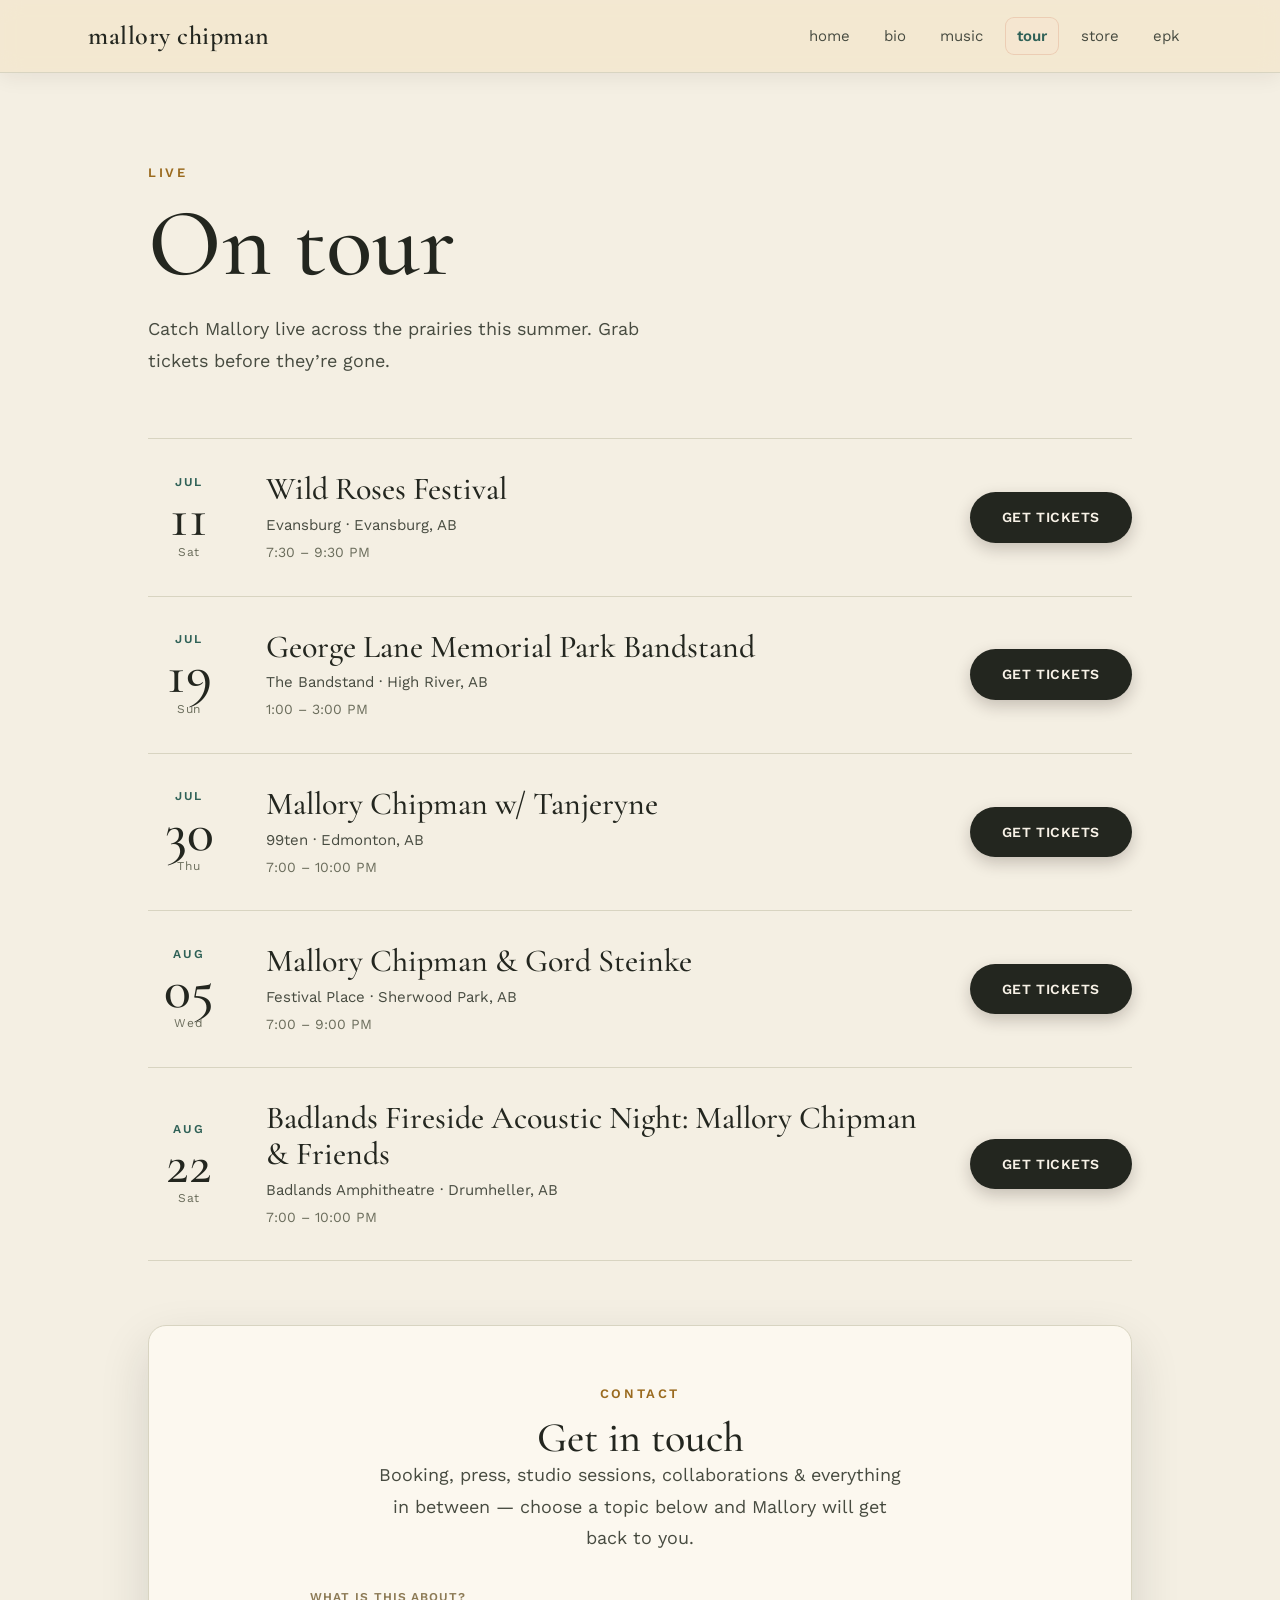
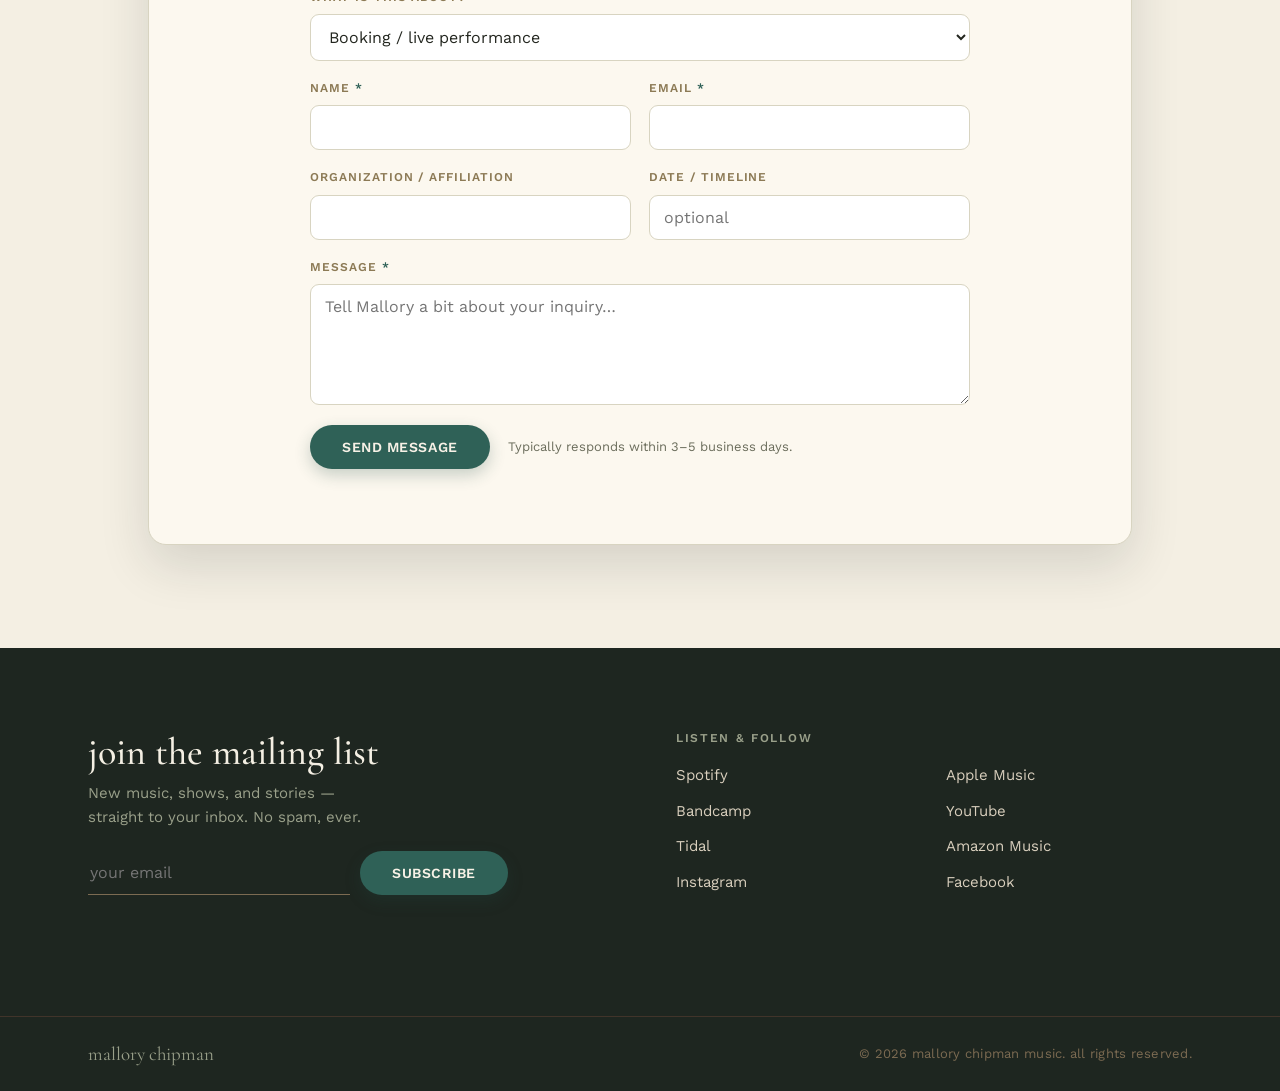
<file: tour.html>
<!DOCTYPE html>
<html lang="en">
<head>
<meta charset="utf-8">
<meta name="viewport" content="width=device-width, initial-scale=1">
<title>Tour — Mallory Chipman</title>
<meta name="description" content="Catch Mallory Chipman live across the Canadian prairies. Tour dates and booking.">
<link rel="preconnect" href="https://fonts.googleapis.com">
<link rel="preconnect" href="https://fonts.gstatic.com" crossorigin>
<link href="https://fonts.googleapis.com/css2?family=Cormorant+Garamond:ital,wght@0,400;0,500;0,600;1,400;1,500&family=Work+Sans:wght@300;400;500;600&display=swap" rel="stylesheet">
<link rel="stylesheet" href="styles.css">
</head>
<body>

<div data-nav="tour"></div>

<section class="wrap-narrow" style="padding-block:clamp(48px,7vw,96px) clamp(28px,4vw,44px);">
  <p class="eyebrow" data-reveal>Live</p>
  <h1 class="h1" data-reveal>On tour</h1>
  <p class="lead" data-reveal style="margin-top:20px;max-width:46ch;">Catch Mallory live across the prairies this summer. Grab tickets before they’re gone.</p>
</section>

<section class="wrap-narrow" style="padding-bottom:clamp(56px,8vw,110px);">
  <ul class="events">
    <li class="event" data-reveal>
      <div class="event-date"><div class="mon">Jul</div><div class="day">11</div><div class="dow">Sat</div></div>
      <div class="event-info"><h2>Wild Roses Festival</h2><p>Evansburg · Evansburg, AB</p><p class="time">7:30 – 9:30 PM</p></div>
      <a class="btn btn-dark" href="https://www.wildrosesfestival.com/buytickets" target="_blank" rel="noopener">Get tickets</a>
    </li>
    <li class="event" data-reveal>
      <div class="event-date"><div class="mon">Jul</div><div class="day">19</div><div class="dow">Sun</div></div>
      <div class="event-info"><h2>George Lane Memorial Park Bandstand</h2><p>The Bandstand · High River, AB</p><p class="time">1:00 – 3:00 PM</p></div>
      <a class="btn btn-dark" href="https://www.thevenuehighriver.com/bandstand-sunday" target="_blank" rel="noopener">Get tickets</a>
    </li>
    <li class="event" data-reveal>
      <div class="event-date"><div class="mon">Jul</div><div class="day">30</div><div class="dow">Thu</div></div>
      <div class="event-info"><h2>Mallory Chipman w/ Tanjeryne</h2><p>99ten · Edmonton, AB</p><p class="time">7:00 – 10:00 PM</p></div>
      <a class="btn btn-dark" href="https://www.eventbrite.ca/e/mallory-chipman-w-tanjeryne-9910-tickets-1993070980956" target="_blank" rel="noopener">Get tickets</a>
    </li>
    <li class="event" data-reveal>
      <div class="event-date"><div class="mon">Aug</div><div class="day">05</div><div class="dow">Wed</div></div>
      <div class="event-info"><h2>Mallory Chipman &amp; Gord Steinke</h2><p>Festival Place · Sherwood Park, AB</p><p class="time">7:00 – 9:00 PM</p></div>
      <a class="btn btn-dark" href="https://festivalplace.ca/events/patio20265/" target="_blank" rel="noopener">Get tickets</a>
    </li>
    <li class="event" data-reveal>
      <div class="event-date"><div class="mon">Aug</div><div class="day">22</div><div class="dow">Sat</div></div>
      <div class="event-info"><h2>Badlands Fireside Acoustic Night: Mallory Chipman &amp; Friends</h2><p>Badlands Amphitheatre · Drumheller, AB</p><p class="time">7:00 – 10:00 PM</p></div>
      <a class="btn btn-dark" href="https://badlandsamp.com/go-badlands-concert/" target="_blank" rel="noopener">Get tickets</a>
    </li>
  </ul>

  <div id="contact" style="margin-top:clamp(40px,6vw,64px);scroll-margin-top:90px;" data-reveal>
    <div data-contact-form></div>
  </div>
</section>

<div data-footer="no-contact"></div>

<script src="main.js"></script>
</body>
</html>
</file>
<file: styles.css>
/* =========================================================
   Mallory Chipman — site styles
   Palette, type, layout, components.
   ========================================================= */

:root {
  /* paper & panels — cooler prairie ivory */
  --paper:      #f4efe3;
  --paper-2:    #fcf8ef;   /* cards */
  --panel:      #e4e1d0;   /* soft sage-greige section band */
  --ink:        #23261f;   /* warm charcoal */
  --ink-soft:   #33362d;
  --muted:      #474b40;
  --muted-2:    #6b6d5c;
  --hair:       #d8d4c1;   /* hairlines / borders */

  /* accents — prairie pine + ochre gold */
  --terra:      #2f6157;   /* primary action (deep pine/teal) */
  --terra-dark: #234a42;   /* hover */
  --amber:      #9a6a1e;   /* eyebrow labels (ochre gold) */

  /* dark (footer, quote band) */
  --dark:       #1e2620;   /* deep pine-charcoal */
  --dark-text:  #eef0e4;
  --dark-mute:  #9aa08a;

  --maxw: 1200px;
  --radius: 12px;

  --shadow-sm: 0 2px 8px rgba(30,38,32,.08);
  --shadow-md: 0 6px 16px rgba(30,38,32,.12);
  --shadow-lg: 0 20px 50px rgba(30,38,32,.14);
  --shadow-cta: 0 6px 16px rgba(35,74,66,.24);

  --serif: "Cormorant Garamond", Georgia, serif;
  --sans:  "Work Sans", system-ui, -apple-system, sans-serif;
}

/* ---------- reset ---------- */
*, *::before, *::after { box-sizing: border-box; }
html { scroll-behavior: smooth; }
body {
  margin: 0;
  background: var(--paper);
  color: var(--ink);
  font-family: var(--sans);
  font-weight: 400;
  line-height: 1.6;
  -webkit-font-smoothing: antialiased;
}
img { display: block; max-width: 100%; }
a { color: inherit; }
::selection { background: var(--terra); color: #f7f1e6; }

/* ---------- layout helpers ---------- */
.wrap  { max-width: var(--maxw); margin: 0 auto; padding-inline: clamp(20px, 4vw, 48px); }
.wrap-narrow { max-width: 1080px; margin: 0 auto; padding-inline: clamp(20px, 4vw, 48px); }
.section { padding-block: clamp(56px, 8vw, 110px); }
.band { background: var(--panel); }
.band-dark { background: var(--dark); color: var(--dark-text); }

.eyebrow {
  margin: 0 0 12px;
  font-size: 13px; font-weight: 600;
  letter-spacing: .2em; text-transform: uppercase;
  color: var(--amber);
}
.lead { font-size: clamp(16px, 1.7vw, 18px); line-height: 1.75; color: var(--muted); }

/* ---------- type ---------- */
h1, h2, h3 { font-family: var(--serif); font-weight: 500; margin: 0; line-height: 1.02; }
.display { font-size: clamp(52px, 10vw, 132px); line-height: .94; letter-spacing: -.01em; }
.h1 { font-size: clamp(44px, 8vw, 96px); }
.h2 { font-size: clamp(32px, 5vw, 56px); }
.h3 { font-size: clamp(28px, 3.6vw, 42px); }
em { font-style: italic; }

/* ---------- buttons ---------- */
.btn {
  display: inline-block; cursor: pointer;
  font-family: var(--sans); font-size: 14px; font-weight: 600;
  letter-spacing: .04em; text-transform: uppercase; text-decoration: none;
  border: none; border-radius: 999px; padding: 14px 32px;
  transition: background .2s ease, box-shadow .2s ease, transform .2s ease, border-color .2s ease;
}
.btn-primary { background: var(--terra); color: #f7f1e6; box-shadow: var(--shadow-cta); }
.btn-primary:hover { background: var(--terra-dark); transform: translateY(-3px); box-shadow: 0 14px 30px rgba(35,74,66,.34); }
.btn-dark { background: var(--ink); color: #f7f1e6; box-shadow: 0 6px 16px rgba(36,24,19,.22); }
.btn-dark:hover { background: #4a3a2a; transform: translateY(-3px); box-shadow: 0 14px 30px rgba(36,24,19,.28); }
.btn-ghost { background: transparent; border: 1.5px solid var(--hair); color: var(--ink); }
.btn-ghost:hover { border-color: var(--terra); transform: translateY(-2px); }
.btn-ghost-light {
  background: rgba(247,241,230,.14); color: #f7f1e6;
  border: 1.5px solid rgba(247,241,230,.55); backdrop-filter: blur(4px);
}
.btn-ghost-light:hover { background: rgba(247,241,230,.28); }
.textlink {
  color: var(--terra); text-decoration: none; font-size: 14px; font-weight: 600;
  letter-spacing: .04em; text-transform: uppercase;
  border-bottom: 1.5px solid transparent; padding-bottom: 2px;
  transition: border-color .2s ease;
}
.textlink:hover { border-color: var(--terra); }

/* ---------- header / nav ---------- */
.site-header {
  position: sticky; top: 0; z-index: 50;
  background: rgba(243,231,208,.88);
  backdrop-filter: saturate(140%) blur(10px);
  -webkit-backdrop-filter: saturate(140%) blur(10px);
  border-bottom: 1px solid var(--hair);
  box-shadow: 0 4px 20px rgba(36,24,19,.07);
}
.nav {
  max-width: var(--maxw); margin: 0 auto;
  padding-inline: clamp(20px, 4vw, 48px);
  height: 72px; display: flex; align-items: center; justify-content: space-between; gap: 24px;
}
.brand {
  font-family: var(--serif); font-size: clamp(21px, 2.6vw, 26px); font-weight: 600;
  letter-spacing: .02em; color: var(--ink); text-decoration: none; white-space: nowrap;
}
.nav-links { display: flex; align-items: center; gap: clamp(4px, 1vw, 10px); list-style: none; margin: 0; padding: 0; }
.nav-links a {
  display: inline-block; text-decoration: none; white-space: nowrap;
  font-size: 15px; color: var(--muted); text-transform: lowercase;
  padding: 7px 12px; border-radius: 9px; background: transparent;
  transition: color .2s ease, background .2s ease, box-shadow .2s ease, transform .2s ease;
}
.nav-links a:hover {
  color: var(--terra); background: #fdf7ea;
  box-shadow: 0 6px 16px rgba(36,24,19,.16); transform: translateY(-1px);
}
.nav-links a.active {
  color: var(--terra); font-weight: 600;
  background: #f5e6d0; box-shadow: inset 0 0 0 1px rgba(192,92,51,.18);
}
.nav-toggle {
  display: none; flex-direction: column; align-items: flex-end; justify-content: center; gap: 5px;
  width: 44px; height: 44px; padding: 0; background: none; border: none; cursor: pointer;
}
.nav-toggle span { display: block; width: 26px; height: 2px; background: var(--ink); transition: transform .3s ease, opacity .2s ease; }
.nav-toggle.open span:nth-child(1) { transform: translateY(7px) rotate(45deg); }
.nav-toggle.open span:nth-child(2) { opacity: 0; }
.nav-toggle.open span:nth-child(3) { transform: translateY(-7px) rotate(-45deg); }
.nav-mobile { display: none; border-top: 1px solid var(--hair); background: var(--paper); }
.nav-mobile ul { list-style: none; margin: 0; padding: 8px clamp(20px,4vw,48px) 20px; display: flex; flex-direction: column; }
.nav-mobile li { border-bottom: 1px solid #e4d9c4; }
.nav-mobile a { display: block; padding: 15px 2px; text-decoration: none; font-size: 18px; color: var(--ink); text-transform: lowercase; }
.nav-mobile a.active { color: var(--terra); font-weight: 600; }

@media (max-width: 820px) {
  .nav-links { display: none; }
  .nav-toggle { display: flex; }
  .nav-mobile.open { display: block; }
}

/* ---------- hero (home) ---------- */
.hero { position: relative; min-height: min(90vh, 760px); display: flex; align-items: flex-end; overflow: hidden; }
.hero-bg { position: absolute; inset: 0; background-size: cover; background-position: center 28%; }
.hero-scrim { position: absolute; inset: 0;
  background: linear-gradient(180deg, rgba(28,24,19,.15) 0%, rgba(28,24,19,.05) 40%, rgba(28,24,19,.72) 100%); }
.hero-inner { position: relative; width: 100%; max-width: var(--maxw); margin: 0 auto;
  padding: 0 clamp(20px,4vw,48px) clamp(40px,6vw,72px); }
.hero .eyebrow { color: #ead9c4; }
.hero .display { color: #fbf6ec; text-shadow: 0 2px 30px rgba(0,0,0,.25); }
.hero-quote { margin: 22px 0 0; font-family: var(--serif); font-style: italic;
  font-size: clamp(19px,2.4vw,27px); line-height: 1.4; color: #f0e6d6; max-width: 30ch; }
.hero-quote .src { display: block; font-style: normal; font-family: var(--sans);
  font-size: 13px; letter-spacing: .1em; text-transform: uppercase; color: #c9b8a2; margin-top: 8px; }
.hero-actions { display: flex; flex-wrap: wrap; gap: 14px; margin-top: 34px; }

/* ---------- generic building blocks ---------- */
.grid-2 { display: grid; grid-template-columns: repeat(auto-fit, minmax(280px,1fr)); gap: clamp(36px,6vw,80px); align-items: center; }
.grid-2.top { align-items: start; }
.stack > * + * { margin-top: 20px; }
.actions { display: flex; flex-wrap: wrap; gap: 14px; }
.center { text-align: center; }

/* framed image with offset backing */
.framed { position: relative; }
.framed img { position: relative; border-radius: 6px; box-shadow: 0 30px 70px rgba(36,24,19,.32); }
.framed::before { content: ""; position: absolute; inset: 14px -14px -14px 14px; background: var(--panel); border-radius: 6px; }
.framed.flip::before { inset: -14px 14px 14px -14px; }

/* quote band */
.quote-band { text-align: center; }
.quote-band p { font-family: var(--serif); font-style: italic; font-size: clamp(26px,4.4vw,48px); line-height: 1.28; margin: 0; }
.quote-band .src { margin: 26px 0 0; font-size: 13px; letter-spacing: .14em; text-transform: uppercase; color: var(--muted-2); font-weight: 500; }

/* streaming chips */
.chips { display: flex; flex-wrap: wrap; justify-content: center; gap: 12px; max-width: 760px; margin: 0 auto; }
.chip {
  background: var(--paper-2); border: 1.5px solid var(--hair); color: var(--ink);
  text-decoration: none; border-radius: 999px; padding: 13px 26px; font-size: 15px; font-weight: 500;
  box-shadow: var(--shadow-sm);
  transition: border-color .2s ease, background .2s ease, transform .2s ease, box-shadow .2s ease;
}
.chip:hover { border-color: var(--terra); background: #fff; transform: translateY(-4px); box-shadow: 0 14px 30px rgba(36,24,19,.18); }

/* platform cards (music) */
.card-grid { display: grid; grid-template-columns: repeat(auto-fit, minmax(220px,1fr)); gap: 16px; }
.plat-card {
  display: flex; align-items: center; justify-content: space-between; gap: 16px;
  background: var(--paper-2); border: 1.5px solid var(--hair); border-radius: var(--radius);
  padding: 24px 26px; text-decoration: none; color: var(--ink); box-shadow: 0 3px 12px rgba(36,24,19,.07);
  transition: border-color .2s ease, transform .2s ease, box-shadow .2s ease;
}
.plat-card:hover { border-color: var(--terra); transform: translateY(-5px); box-shadow: 0 18px 40px rgba(36,24,19,.20); }
.plat-card .name { font-family: var(--serif); font-size: 26px; font-weight: 500; }
.plat-card .arrow { font-size: 20px; color: var(--terra); }

/* spotify embed */
.embed { border-radius: 14px; overflow: hidden; box-shadow: var(--shadow-lg); }
.embed iframe { display: block; border: 0; width: 100%; }

/* ---------- tour ---------- */
.events { list-style: none; margin: 0; padding: 0; border-top: 1px solid var(--hair); }
.event {
  display: flex; flex-wrap: wrap; align-items: center; gap: clamp(16px,3vw,36px);
  padding: clamp(22px,3vw,32px) 0; border-bottom: 1px solid var(--hair);
}
.event-date { flex: 0 0 auto; width: 82px; text-align: center; }
.event-date .mon { font-size: 12px; letter-spacing: .14em; text-transform: uppercase; color: var(--terra); font-weight: 600; }
.event-date .day { font-family: var(--serif); font-size: clamp(40px,5vw,56px); line-height: .9; font-weight: 500; }
.event-date .dow { font-size: 12px; color: var(--muted-2); letter-spacing: .06em; }
.event-info { flex: 1 1 260px; min-width: 0; }
.event-info h2 { font-size: clamp(23px,2.8vw,32px); line-height: 1.12; margin: 0 0 6px; }
.event-info p { margin: 0; font-size: 15px; color: var(--muted); }
.event-info .time { margin-top: 4px; font-size: 14px; color: var(--muted-2); }

/* ---------- bio awards ---------- */
.awards { list-style: none; margin: 0; padding: 0; }
.award { display: flex; gap: 18px; padding: 16px 0; border-bottom: 1px solid var(--hair); align-items: baseline; }
.award .yr { flex: 0 0 auto; min-width: 64px; font-size: 13px; font-weight: 600; letter-spacing: .06em; }
.award .yr.now  { color: var(--terra); }
.award .yr.past { color: #9a8d77; }
.award .txt { font-size: clamp(15px,1.6vw,17px); line-height: 1.5; color: var(--ink-soft); }
.sticky-col { position: sticky; top: 96px; }

/* ---------- epk ---------- */
.facts { display: grid; grid-template-columns: repeat(auto-fit, minmax(180px,1fr)); gap: clamp(24px,4vw,44px); }
.fact .label { font-size: 12px; letter-spacing: .14em; text-transform: uppercase; color: var(--muted-2); font-weight: 600; margin-bottom: 8px; }
.fact .value { font-family: var(--serif); font-size: clamp(20px,2.2vw,26px); line-height: 1.2; }
.quotes { display: grid; grid-template-columns: repeat(auto-fit, minmax(260px,1fr)); gap: clamp(28px,4vw,44px); }
.quotes blockquote { margin: 0; }
.quotes p { font-family: var(--serif); font-style: italic; font-size: clamp(20px,2.4vw,27px); line-height: 1.35; margin: 0 0 14px; color: var(--dark-text); }
.quotes cite { font-style: normal; font-size: 13px; letter-spacing: .12em; text-transform: uppercase; color: var(--dark-mute); }
.achieve { list-style: none; margin: 0; padding: 0; display: grid; grid-template-columns: repeat(auto-fit, minmax(300px,1fr)); gap: 12px 40px; }
.achieve li { display: flex; gap: 14px; padding: 12px 0; border-bottom: 1px solid var(--hair); align-items: baseline; font-size: 16px; line-height: 1.5; color: var(--ink-soft); }
.achieve .diamond { flex: 0 0 auto; color: var(--terra); font-weight: 600; }

/* ---------- contact form ---------- */
.contact-card {
  background: var(--paper-2); border: 1px solid var(--hair); border-radius: 18px;
  box-shadow: var(--shadow-lg); padding: clamp(30px,4.5vw,60px) clamp(22px,4vw,56px);
}
.contact-inner { max-width: 660px; margin: 0 auto; }
.contact-form { display: grid; grid-template-columns: repeat(auto-fit, minmax(210px,1fr)); gap: 18px; }
.field { display: flex; flex-direction: column; gap: 7px; }
.field.full { grid-column: 1 / -1; }
.field label { font-size: 12px; letter-spacing: .08em; text-transform: uppercase; color: #8c7a55; font-weight: 600; }
.field label .req { color: var(--terra); }
.field input, .field select, .field textarea {
  background: #fff; border: 1.5px solid var(--hair); border-radius: 9px; padding: 12px 14px;
  font-family: var(--sans); font-size: 16px; color: var(--ink); outline: none; width: 100%;
  transition: border-color .2s ease, box-shadow .2s ease;
}
.field textarea { resize: vertical; min-height: 120px; }
.field input:focus, .field select:focus, .field textarea:focus {
  border-color: var(--terra); box-shadow: 0 0 0 3px rgba(192,92,51,.14);
}
.form-foot { grid-column: 1 / -1; display: flex; flex-wrap: wrap; align-items: center; gap: 18px; margin-top: 2px; }
.form-note { font-size: 13px; line-height: 1.5; color: var(--muted-2); }
.form-error { font-size: 13px; color: #b23a2a; flex-basis: 100%; }
.form-ok {
  text-align: center; background: var(--panel); border-radius: 12px; padding: 44px 28px;
}
.form-ok .big { font-family: var(--serif); font-size: 36px; color: var(--ink); margin-bottom: 10px; }
.form-ok p { margin: 0 auto; font-size: 16px; line-height: 1.6; color: var(--muted); max-width: 40ch; }
.hidden { display: none !important; }

/* ---------- footer ---------- */
.site-footer { background: var(--dark); color: #efe7d8; }
.footer-grid {
  max-width: var(--maxw); margin: 0 auto;
  padding: clamp(48px,7vw,84px) clamp(20px,4vw,48px);
  display: grid; grid-template-columns: repeat(auto-fit, minmax(260px,1fr)); gap: clamp(40px,6vw,72px); align-items: start;
}
.footer-grid h2 { font-size: clamp(28px,3.4vw,38px); line-height: 1.1; margin: 0 0 8px; color: var(--paper); }
.footer-grid .sub { margin: 0 0 22px; font-size: 15px; line-height: 1.6; color: var(--dark-mute); max-width: 34ch; }
.footer-col h3 { font-family: var(--sans); font-size: 12px; font-weight: 600; letter-spacing: .14em; text-transform: uppercase; color: var(--dark-mute); margin: 0 0 18px; }
.mc-form { display: flex; flex-wrap: wrap; gap: 10px; max-width: 420px; }
.mc-form input[type=email] {
  flex: 1 1 200px; min-width: 0; background: transparent; border: none;
  border-bottom: 1.5px solid #7c6b52; color: var(--paper);
  font-family: var(--sans); font-size: 16px; padding: 10px 2px; outline: none;
}
.mc-thanks { margin: 14px 0 0; font-size: 14px; color: #8fd19e; min-height: 20px; opacity: 0; transition: opacity .3s ease; }
.mc-thanks.show { opacity: 1; }
.social { list-style: none; margin: 0; padding: 0; display: grid; grid-template-columns: 1fr 1fr; gap: 10px 24px; }
.social a { color: #d9cfbd; text-decoration: none; font-size: 15px; transition: color .2s ease; }
.social a:hover { color: #cbb06a; }
.footer-mail { font-family: var(--serif); font-size: clamp(18px,2vw,22px); color: var(--paper); text-decoration: none; border-bottom: 1px solid #7c6b52; padding-bottom: 2px; transition: border-color .2s ease; }
.footer-mail:hover { border-color: var(--terra); }
.footer-bar { border-top: 1px solid #41342a; }
.footer-bar .inner { max-width: var(--maxw); margin: 0 auto; padding: 22px clamp(20px,4vw,48px); display: flex; flex-wrap: wrap; gap: 12px; justify-content: space-between; align-items: center; }
.footer-bar .name { font-family: var(--serif); font-size: 19px; color: var(--dark-mute); }
.footer-bar .copy { font-size: 13px; color: #7c6b52; letter-spacing: .02em; }

/* ---------- scroll reveal ---------- */
[data-reveal] { opacity: 0; transform: translateY(24px); transition: opacity .8s cubic-bezier(.2,.7,.2,1), transform .8s cubic-bezier(.2,.7,.2,1); }
[data-reveal].in { opacity: 1; transform: none; }
@media (prefers-reduced-motion: reduce) {
  [data-reveal] { opacity: 1; transform: none; transition: none; }
  html { scroll-behavior: auto; }
}
</file>
